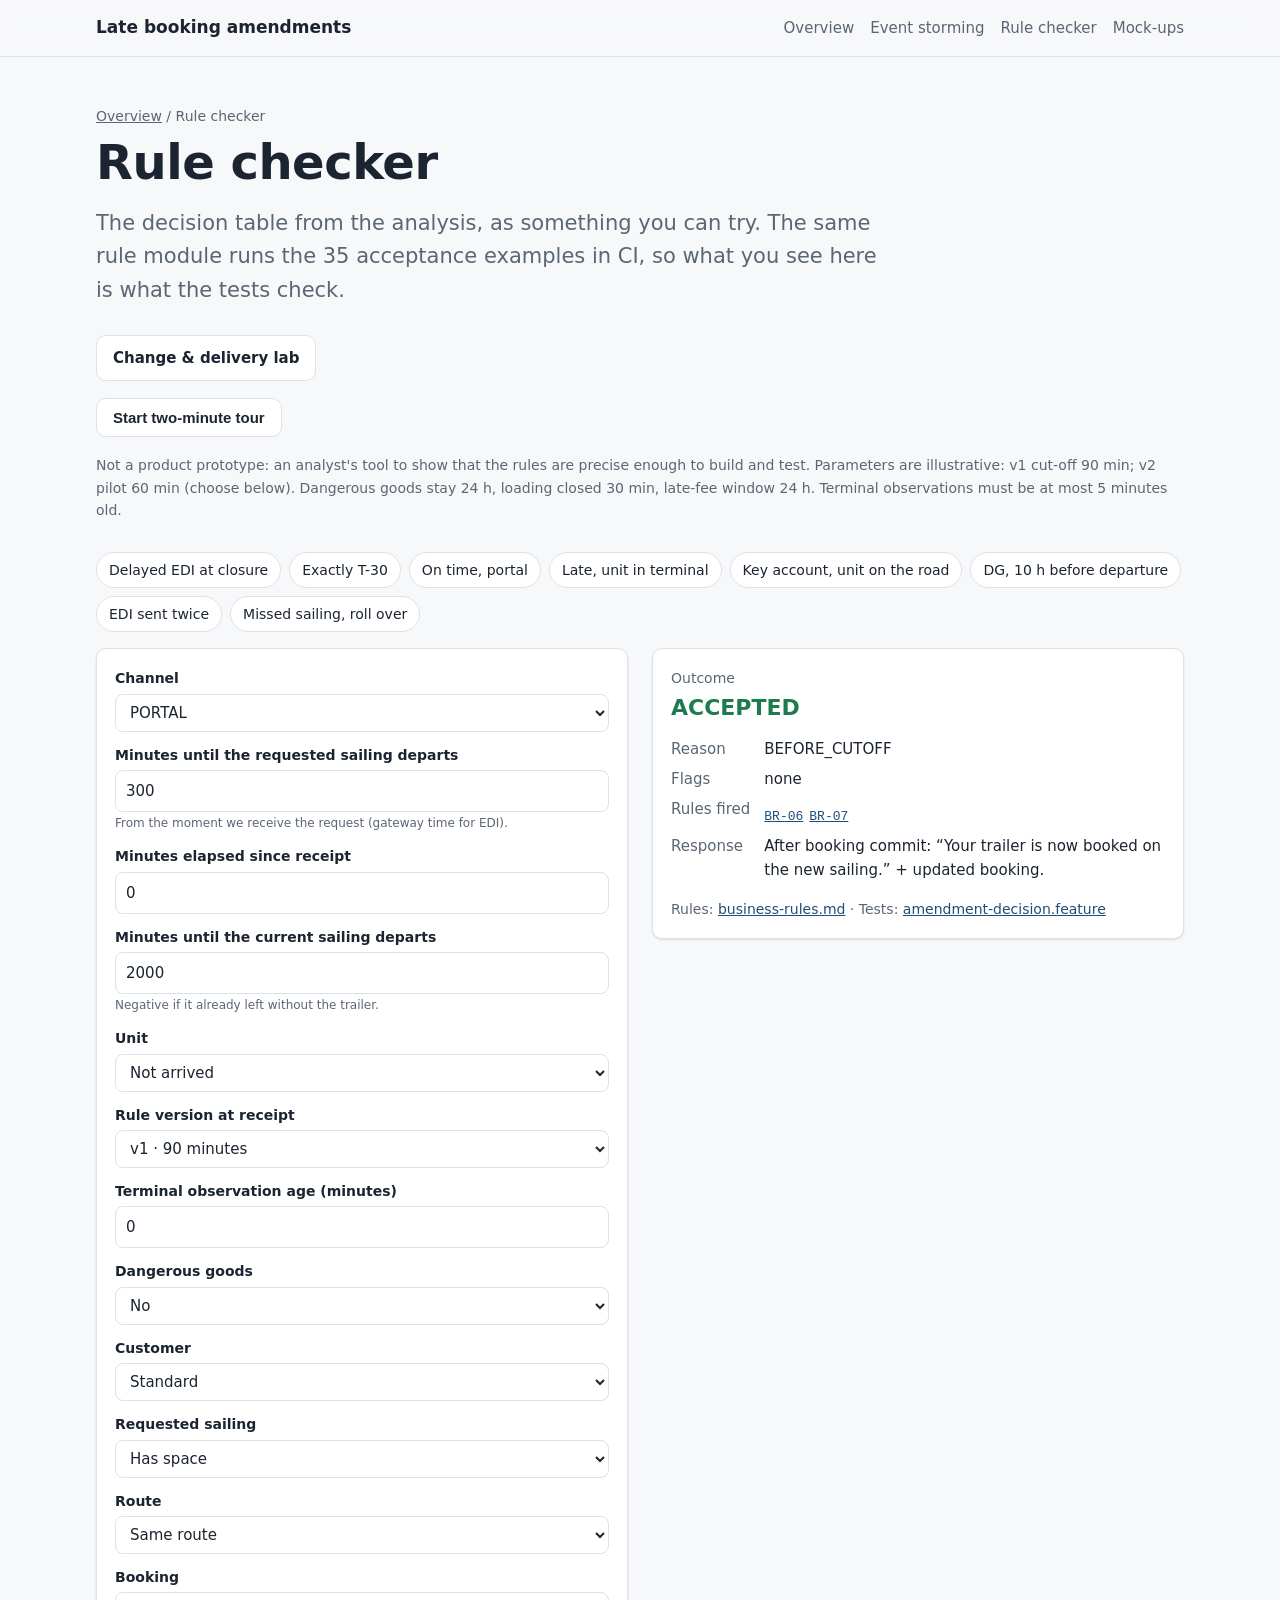
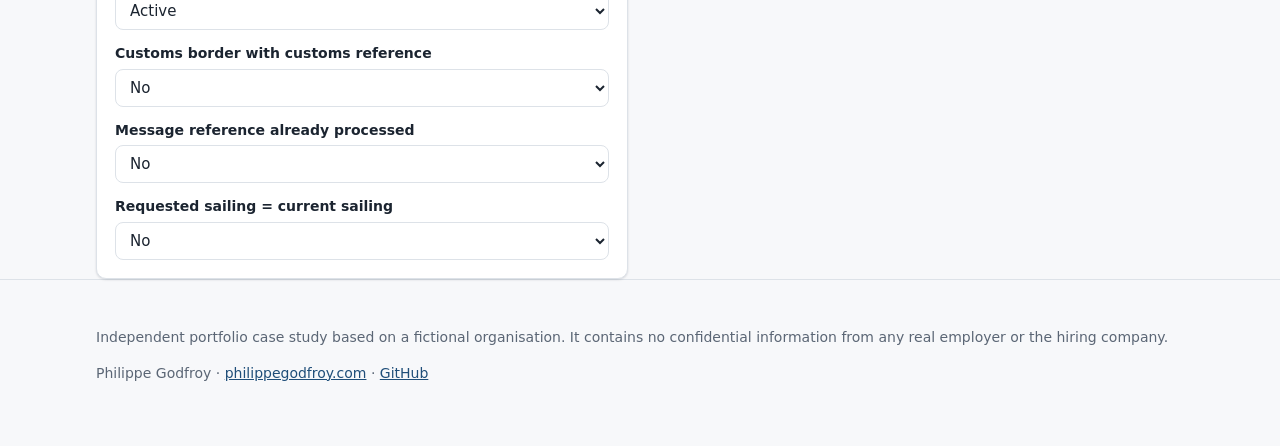
<file: site/checker/index.html>
<!doctype html>
<html lang="en">
<head>
  <meta charset="utf-8">
  <meta name="viewport" content="width=device-width, initial-scale=1">
  <title>Rule checker — Late booking amendments</title>
  <meta name="description" content="Try the sailing-change business rules of a fictional RoRo operator: outcome, reason, rules fired, flags and the response per channel.">
  <link rel="icon" href="../assets/favicon.svg" type="image/svg+xml">
  <link rel="stylesheet" href="../assets/style.css">
</head>
<body>
  <header class="site-header">
    <div class="wrap header-inner">
      <a class="brand" href="../">Late booking amendments</a>
      <nav aria-label="Sections">
        <a href="../">Overview</a>
        <a href="../event-storming/">Event storming</a>
        <a href="./" aria-current="page">Rule checker</a>
        <a href="../mockups/">Mock-ups</a>
      </nav>
    </div>
  </header>

  <main>
    <section class="sub-hero wrap">
      <p class="crumbs"><a href="../">Overview</a> / Rule checker</p>
      <h1>Rule checker</h1>
      <p class="lede">The decision table from the analysis, as something you can try. The same rule module runs the 35 acceptance examples in CI, so what you see here is what the tests check.</p>
      <p><a class="btn" href="../delivery-lab/">Change & delivery lab</a></p>
      <p><button class="btn" id="btn-tour" type="button">Start two-minute tour</button></p>
      <p class="small">Not a product prototype: an analyst's tool to show that the rules are precise enough to build and test. Parameters are illustrative: v1 cut-off 90 min; v2 pilot 60 min (choose below). Dangerous goods stay 24 h, loading closed 30 min, late-fee window 24 h. Terminal observations must be at most 5 minutes old.</p>
    </section>

    <section class="wrap" aria-label="Rule checker">
      <div class="presets" role="group" aria-label="Example situations">
        <button type="button" data-preset="delayed">Delayed EDI at closure</button>
          <button type="button" data-preset="boundary">Exactly T-30</button>
          <button type="button" data-preset="ontime">On time, portal</button>
        <button type="button" data-preset="late">Late, unit in terminal</button>
        <button type="button" data-preset="keyroad">Key account, unit on the road</button>
        <button type="button" data-preset="dg">DG, 10 h before departure</button>
        <button type="button" data-preset="dup">EDI sent twice</button>
        <button type="button" data-preset="missed">Missed sailing, roll over</button>
      </div>

      <div class="checker">
        <form id="f" class="card form-grid" aria-label="Request">
          <div class="field"><label for="channel">Channel</label>
            <select id="channel"><option>PORTAL</option><option>EDI</option><option>AGENT</option></select></div>
          <div class="field"><label for="minutesToTargetDeparture">Minutes until the requested sailing departs</label>
            <input id="minutesToTargetDeparture" type="number" step="1" value="300">
            <div class="hint">From the moment we receive the request (gateway time for EDI).</div></div>
          <div class="field"><label for="processingDelayMinutes">Minutes elapsed since receipt</label><input id="processingDelayMinutes" type="number" min="0" value="0"></div>
          <div class="field"><label for="minutesToCurrentDeparture">Minutes until the current sailing departs</label>
            <input id="minutesToCurrentDeparture" type="number" step="1" value="2000">
            <div class="hint">Negative if it already left without the trailer.</div></div>
          <div class="field"><label for="unitStatus">Unit</label>
            <select id="unitStatus"><option value="NOT_ARRIVED">Not arrived</option><option value="GATED_IN">Gated in (in the terminal)</option><option value="LOADED">Loaded</option><option value="UNKNOWN">Unknown — feed unavailable</option></select></div>
          <div class="field"><label for="ruleVersion">Rule version at receipt</label><select id="ruleVersion"><option value="v1">v1 · 90 minutes</option><option value="v2">v2 pilot · 60 minutes</option></select></div><div class="field"><label for="statusAgeMinutes">Terminal observation age (minutes)</label><input id="statusAgeMinutes" type="number" min="0" value="0"></div>
          <div class="field"><label for="dangerousGoods">Dangerous goods</label>
            <select id="dangerousGoods"><option value="no">No</option><option value="yes">Yes</option></select></div>
          <div class="field"><label for="customerTier">Customer</label>
            <select id="customerTier"><option value="STANDARD">Standard</option><option value="KEY_ACCOUNT">Key account</option></select></div>
          <div class="field"><label for="targetCapacity">Requested sailing</label>
            <select id="targetCapacity"><option value="AVAILABLE">Has space</option><option value="FULL">Full</option></select></div>
          <div class="field"><label for="sameRoute">Route</label>
            <select id="sameRoute"><option value="yes">Same route</option><option value="no">Different route</option></select></div>
          <div class="field"><label for="bookingStatus">Booking</label>
            <select id="bookingStatus"><option value="ACTIVE">Active</option><option value="CANCELLED">Cancelled</option></select></div>
          <div class="field"><label for="crossesCustomsBorder">Customs border with customs reference</label>
            <select id="crossesCustomsBorder"><option value="no">No</option><option value="yes">Yes</option></select></div>
          <div class="field"><label for="duplicateMessage">Message reference already processed</label>
            <select id="duplicateMessage"><option value="no">No</option><option value="yes">Yes</option></select></div>
          <div class="field"><label for="noEffectiveChange">Requested sailing = current sailing</label>
            <select id="noEffectiveChange"><option value="no">No</option><option value="yes">Yes</option></select></div>
        </form>

        <div class="card result" aria-live="polite">
          <p class="small">Outcome</p>
          <p id="outcome" class="outcome">—</p>
          <dl class="kv">
            <dt>Reason</dt><dd id="reason">—</dd>
            <dt>Flags</dt><dd id="flags">—</dd>
            <dt>Rules fired</dt><dd><ul id="rules" class="rule-list"></ul></dd>
            <dt>Response</dt><dd id="response">—</dd>
          </dl>
          <p class="small" style="margin-top:16px">Rules: <a href="https://github.com/phlppgdfry/shortsea-booking-functional-analysis/blob/main/docs/03-analysis/business-rules.md">business-rules.md</a> · Tests: <a href="https://github.com/phlppgdfry/shortsea-booking-functional-analysis/blob/main/docs/04-backlog/features/amendment-decision.feature">amendment-decision.feature</a></p>
        </div>
      </div>
    </section>
  </main>

  <footer class="site-footer">
    <div class="wrap">
      <p>Independent portfolio case study based on a fictional organisation. It contains no confidential information from any real employer or the hiring company.</p>
      <p>Philippe Godfroy · <a href="https://philippegodfroy.com">philippegodfroy.com</a> · <a href="https://github.com/phlppgdfry">GitHub</a></p>
    </div>
  </footer>

  <script type="module">
    import { createTour } from "../assets/tour.js";
    import { evaluate, channelResponse, RULE_VERSIONS } from "../assets/amendment-rules.mjs";

    const ids = ["ruleVersion", "statusAgeMinutes", "channel", "processingDelayMinutes", "minutesToTargetDeparture", "minutesToCurrentDeparture", "unitStatus", "dangerousGoods", "customerTier",
      "targetCapacity", "sameRoute", "bookingStatus", "crossesCustomsBorder", "duplicateMessage", "noEffectiveChange"];
    const el = (id) => document.getElementById(id);
    const yes = (id) => el(id).value === "yes";
    const rulesDoc = "https://github.com/phlppgdfry/shortsea-booking-functional-analysis/blob/main/docs/03-analysis/business-rules.md#rules";

    const defaults = { ruleVersion: "v1", statusAgeMinutes: 0, channel: "PORTAL", processingDelayMinutes: 0, minutesToTargetDeparture: 300, minutesToCurrentDeparture: 2000, unitStatus: "NOT_ARRIVED",
      dangerousGoods: "no", customerTier: "STANDARD", targetCapacity: "AVAILABLE", sameRoute: "yes", bookingStatus: "ACTIVE",
      crossesCustomsBorder: "no", duplicateMessage: "no", noEffectiveChange: "no" };
    const presets = {
      ontime: {},
      delayed: { channel: "EDI", minutesToTargetDeparture: 100, processingDelayMinutes: 70 },
      boundary: { minutesToTargetDeparture: 30, unitStatus: "GATED_IN" },
      late: { channel: "AGENT", minutesToTargetDeparture: 60, unitStatus: "GATED_IN" },
      keyroad: { customerTier: "KEY_ACCOUNT", minutesToTargetDeparture: 60 },
      dg: { channel: "AGENT", minutesToTargetDeparture: 600, unitStatus: "GATED_IN", dangerousGoods: "yes", customerTier: "KEY_ACCOUNT" },
      dup: { channel: "EDI", duplicateMessage: "yes" },
      missed: { channel: "EDI", minutesToTargetDeparture: 400, minutesToCurrentDeparture: -120, crossesCustomsBorder: "yes" },
    };

    function render() {
      const request = {
        channel: el("channel").value,
        processingDelayMinutes: Number(el("processingDelayMinutes").value),
        minutesToTargetDeparture: Number(el("minutesToTargetDeparture").value),
        minutesToCurrentDeparture: Number(el("minutesToCurrentDeparture").value),
        unitStatus: el("unitStatus").value,
        dangerousGoods: yes("dangerousGoods"),
        customerTier: el("customerTier").value,
        targetCapacity: el("targetCapacity").value,
        sameRoute: yes("sameRoute"),
        bookingStatus: el("bookingStatus").value,
        crossesCustomsBorder: yes("crossesCustomsBorder"),
        duplicateMessage: yes("duplicateMessage"),
        noEffectiveChange: yes("noEffectiveChange"),
      };
      request.statusAgeMinutes = Number(el("statusAgeMinutes").value);
      const r = evaluate(request, RULE_VERSIONS[el("ruleVersion").value]);
      el("outcome").textContent = r.outcome.replace("_", " ");
      el("outcome").className = "outcome " + r.outcome;
      el("reason").textContent = r.reason;
      el("flags").textContent = r.flags.length ? r.flags.join(", ") : "none";
      el("rules").replaceChildren(...r.rulesFired.map((id) => {
        const li = document.createElement("li"); const a = document.createElement("a");
        a.href = rulesDoc; a.textContent = id; li.append(a); return li;
      }));
      el("response").textContent = channelResponse(request.channel, r);
    }

    function apply(name) {
      const values = { ...defaults, ...presets[name] };
      for (const id of ids) el(id).value = values[id];
      render();
    }

    for (const id of ids) el(id).addEventListener("input", render);
    document.querySelectorAll("[data-preset]").forEach((b) => b.addEventListener("click", () => apply(b.dataset.preset)));
    apply("ontime");
    const tour = createTour([
      {text:"This fictional case uses one policy across portal, EDI and booking agents. The checker illustrates decisions, not a production booking system.",focus:"h1",before:()=>apply("ontime")},
      {text:"An on-time request passes the cut-off. Rules fired explain the accepted decision.",focus:"#outcome",before:()=>apply("ontime")},
      {text:"A late request for a gated-in trailer needs terminal approval. Key-account priority never overrides safety.",focus:"#outcome",before:()=>apply("late")},
      {text:"At exactly T-30 loading is closed. New changes are refused and pending approvals expire.",focus:"#reason",before:()=>apply("boundary")},
      {text:"EDI was received 100 minutes before departure, but waited 70 minutes. It is on time at receipt and closed at execution.",focus:"#processingDelayMinutes",before:()=>apply("delayed")},
      {text:"Applied means the booking commit succeeded. Delivery has a separate queued/retrying/failed/sent status. Real queues and transactions remain outside this checker.",focus:"#response",before:()=>apply("ontime")},
      {text:"The case includes 35 executable decision examples plus execution, contention and recovery checks. Actual integration, UAT and stakeholder validation remain planned. Open the rules and review decisions for the trade-offs.",focus:"#rules"}
    ]);
    el("btn-tour").addEventListener("click",()=>tour.start());
  </script>
</body>
</html>
</file>
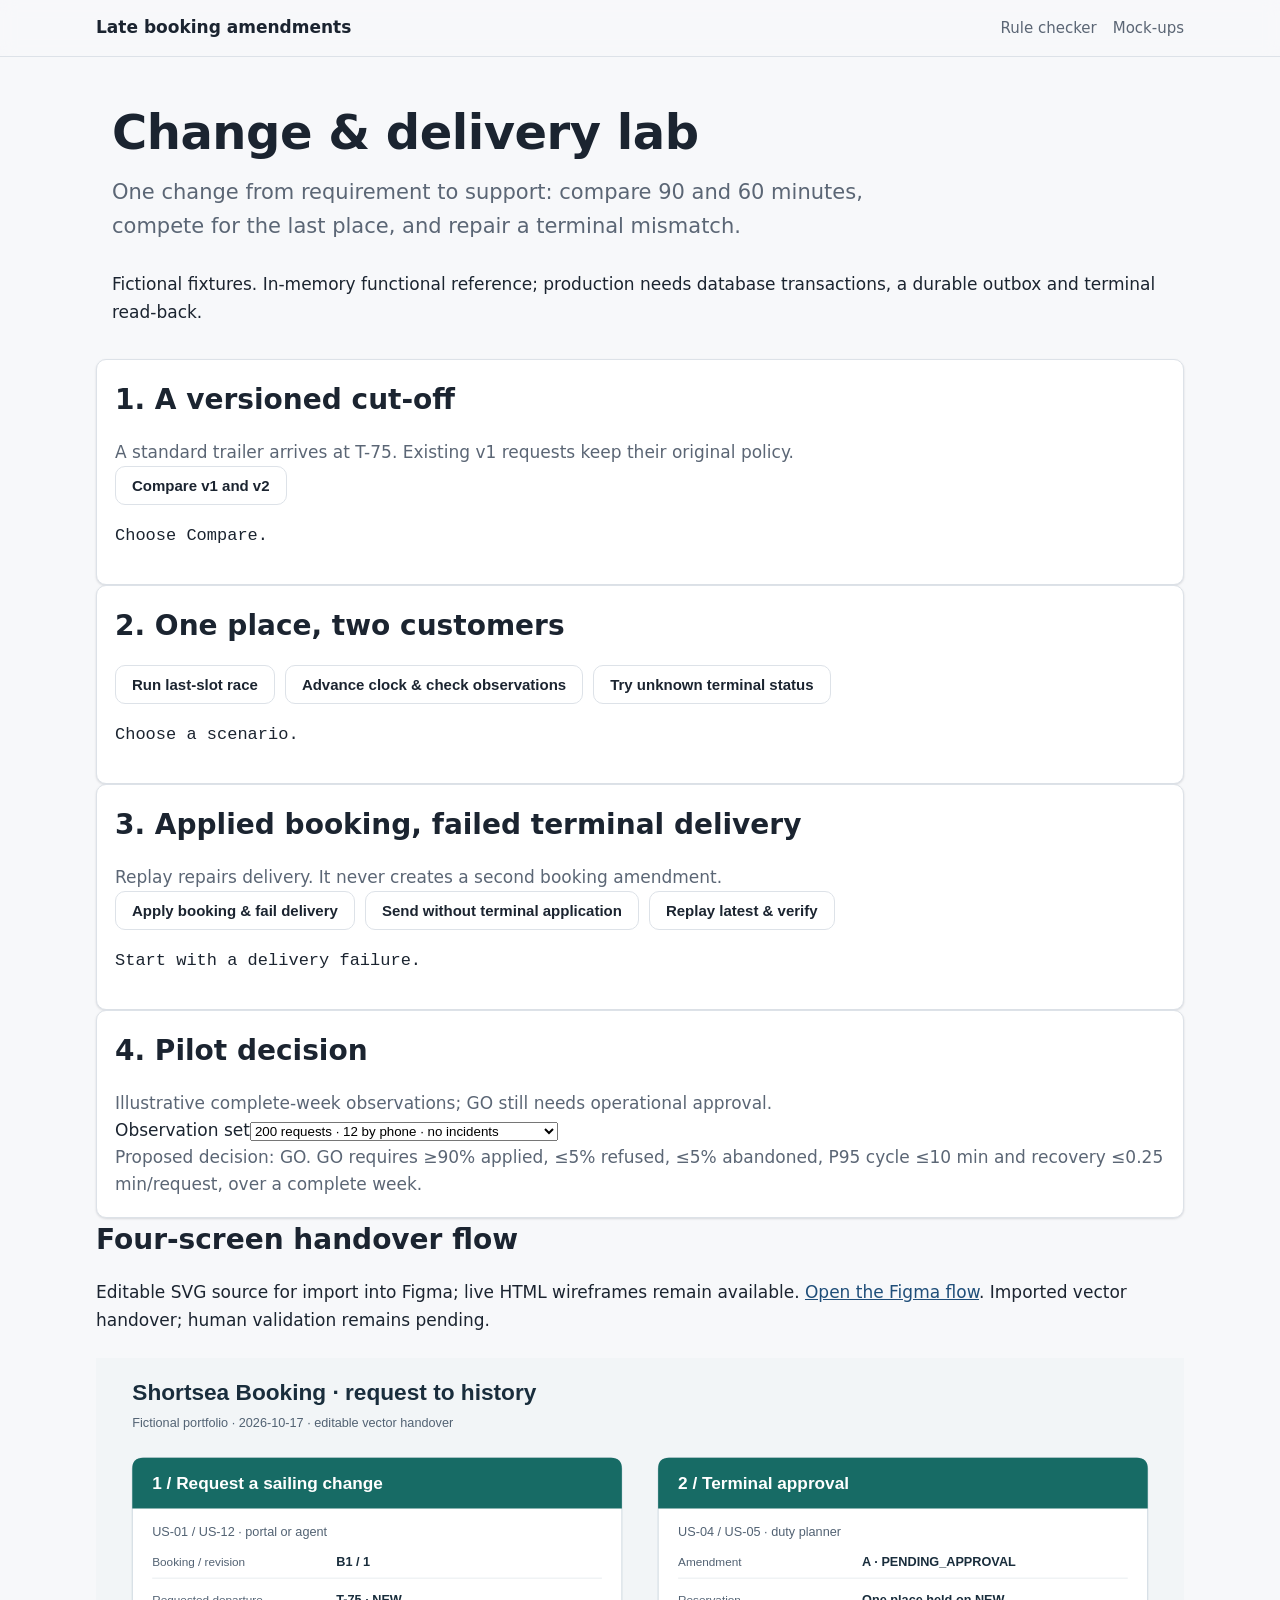
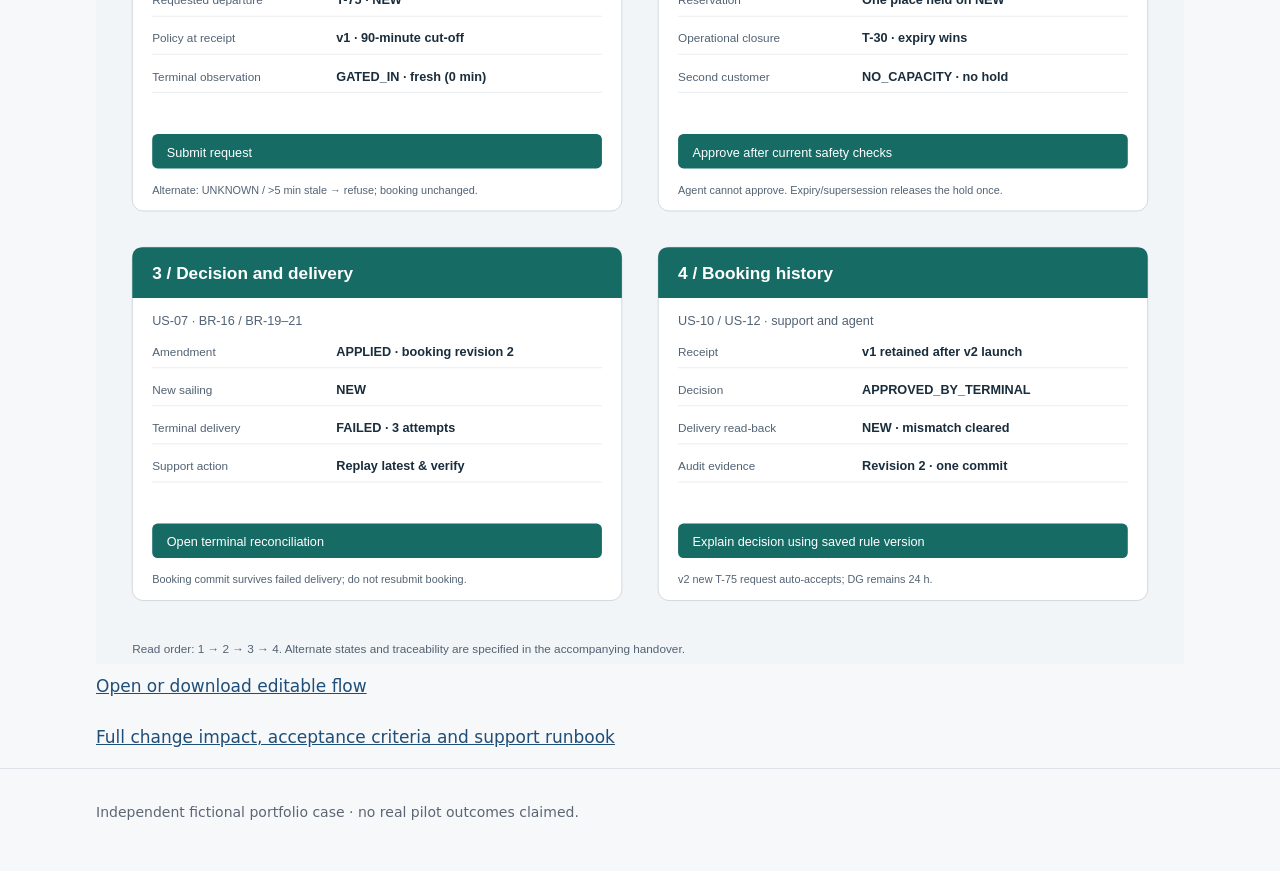
<file: site/delivery-lab/index.html>
<!doctype html><html lang="en"><head><meta charset="utf-8"><meta name="viewport" content="width=device-width,initial-scale=1"><title>Change & delivery lab — Shortsea Booking</title><link rel="stylesheet" href="../assets/style.css"><style>pre{white-space:pre-wrap;overflow-wrap:anywhere} .actions{display:flex;gap:10px;flex-wrap:wrap}figure{margin:24px 0}figure img{width:100%;height:auto}button:focus-visible,a:focus-visible{outline:3px solid #167c70;outline-offset:3px}</style></head><body><header class="site-header"><div class="wrap header-inner"><a class="brand" href="../">Late booking amendments</a><nav aria-label="Sections"><a href="../checker/">Rule checker</a><a href="../mockups/">Mock-ups</a></nav></div></header><main class="wrap"><section class="sub-hero"><h1>Change & delivery lab</h1><p class="lede">One change from requirement to support: compare 90 and 60 minutes, compete for the last place, and repair a terminal mismatch.</p><p>Fictional fixtures. In-memory functional reference; production needs database transactions, a durable outbox and terminal read-back.</p></section><section class="card"><h2>1. A versioned cut-off</h2><p>A standard trailer arrives at T-75. Existing v1 requests keep their original policy.</p><button class="btn" id="compare">Compare v1 and v2</button><pre id="versions" aria-live="polite">Choose Compare.</pre></section><section class="card"><h2>2. One place, two customers</h2><div class="actions"><button class="btn" id="race">Run last-slot race</button><button class="btn" id="aging">Advance clock & check observations</button><button class="btn" id="unknown">Try unknown terminal status</button></div><pre id="execution" aria-live="polite">Choose a scenario.</pre></section><section class="card"><h2>3. Applied booking, failed terminal delivery</h2><p>Replay repairs delivery. It never creates a second booking amendment.</p><div class="actions"><button class="btn" id="fail">Apply booking & fail delivery</button><button class="btn" id="not-applied">Send without terminal application</button><button class="btn" id="repair" disabled>Replay latest & verify</button></div><pre id="recovery" aria-live="polite">Start with a delivery failure.</pre></section><section class="card"><h2>4. Pilot decision</h2><p>Illustrative complete-week observations; GO still needs operational approval.</p><label for="pilot">Observation set</label><select id="pilot"><option value="go">200 requests · 12 by phone · no incidents</option><option value="adjust">200 requests · 20 by phone · no incidents</option><option value="extend">99 requests · no incidents</option><option value="refusal">200 requests · no calls · 180 refused</option><option value="incomplete">200 requests · incomplete measurement window</option><option value="stop">200 requests · 1 wrong sailing</option></select><p id="gate" role="status"></p></section><section><h2>Four-screen handover flow</h2><p>Editable SVG source for import into Figma; live HTML wireframes remain available. <a href="https://www.figma.com/design/W6hussB5UmQf2wwWEkeJnI?node-id=3-139">Open the Figma flow</a>. Imported vector handover; human validation remains pending.</p><figure><img src="../assets/design/booking-flow.svg" alt="Four screens: request, terminal approval, applied decision and booking history"><figcaption><a href="../assets/design/booking-flow.svg">Open or download editable flow</a></figcaption></figure><p><a href="https://github.com/phlppgdfry/shortsea-booking-functional-analysis/blob/main/docs/09-change/cr-01-cutoff-and-execution.md">Full change impact, acceptance criteria and support runbook</a></p></section></main><footer class="site-footer"><div class="wrap">Independent fictional portfolio case · no real pilot outcomes claimed.</div></footer><script type="module" src="../assets/delivery-lab.mjs"></script></body></html>
</file>
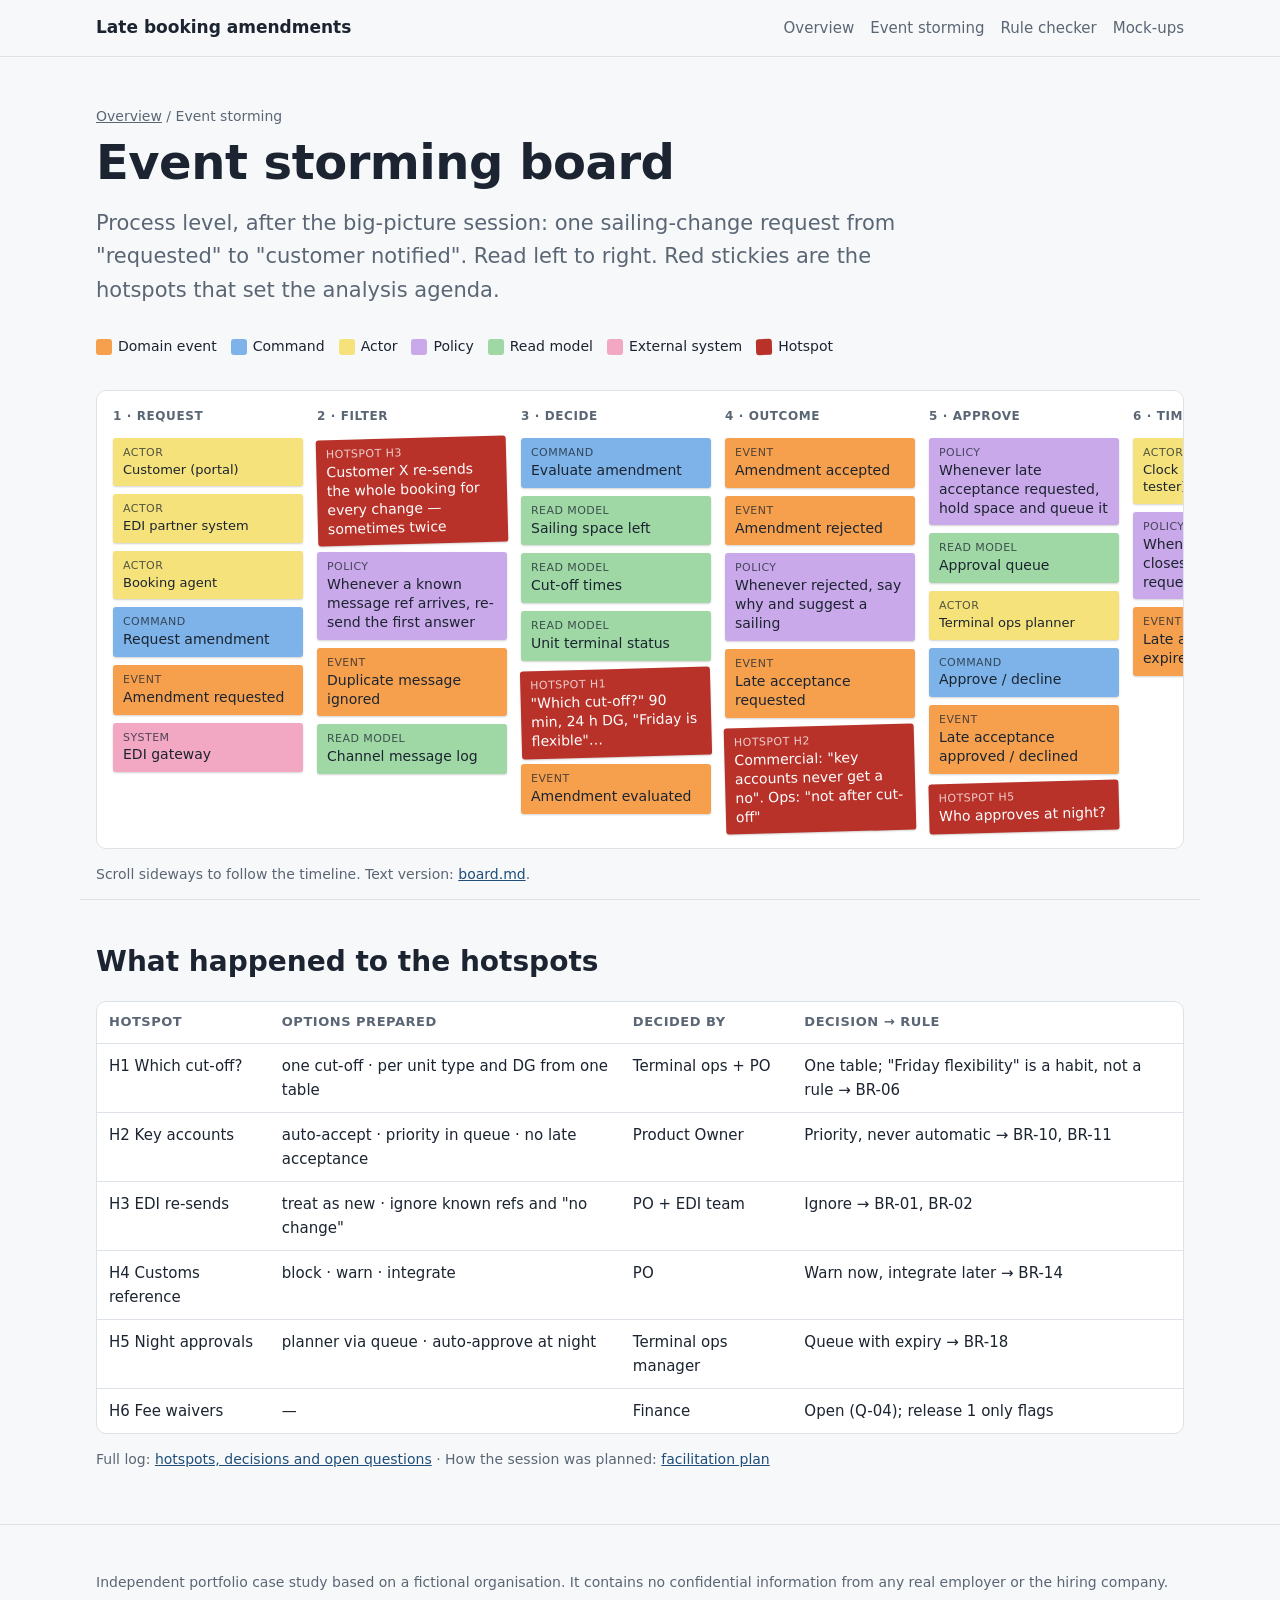
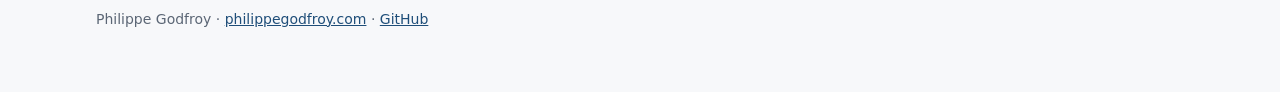
<file: site/event-storming/index.html>
<!doctype html>
<html lang="en">
<head>
  <meta charset="utf-8">
  <meta name="viewport" content="width=device-width, initial-scale=1">
  <title>Event storming board — Late booking amendments</title>
  <meta name="description" content="Process-level event storming of a sailing-change amendment at a fictional RoRo operator, with hotspots and the decisions they led to.">
  <link rel="icon" href="../assets/favicon.svg" type="image/svg+xml">
  <link rel="stylesheet" href="../assets/style.css">
</head>
<body>
  <header class="site-header">
    <div class="wrap header-inner">
      <a class="brand" href="../">Late booking amendments</a>
      <nav aria-label="Sections">
        <a href="../">Overview</a>
        <a href="./" aria-current="page">Event storming</a>
        <a href="../checker/">Rule checker</a>
        <a href="../mockups/">Mock-ups</a>
      </nav>
    </div>
  </header>

  <main>
    <section class="sub-hero wrap">
      <p class="crumbs"><a href="../">Overview</a> / Event storming</p>
      <h1>Event storming board</h1>
      <p class="lede">Process level, after the big-picture session: one sailing-change request from "requested" to "customer notified". Read left to right. Red stickies are the hotspots that set the analysis agenda.</p>
      <ul class="legend" aria-label="Legend">
        <li><span class="swatch s-event"></span>Domain event</li>
        <li><span class="swatch s-command"></span>Command</li>
        <li><span class="swatch s-actor"></span>Actor</li>
        <li><span class="swatch s-policy"></span>Policy</li>
        <li><span class="swatch s-read"></span>Read model</li>
        <li><span class="swatch s-system"></span>External system</li>
        <li><span class="swatch s-hot"></span>Hotspot</li>
      </ul>
    </section>

    <section class="wrap" aria-label="Board">
      <div class="board-scroll" tabindex="0" aria-label="Event storming timeline, scrolls horizontally">
        <div class="board">
          <div class="board-col">
            <h3>1 · Request</h3>
            <div class="sticky s-actor"><small>Actor</small>Customer (portal)</div>
            <div class="sticky s-actor"><small>Actor</small>EDI partner system</div>
            <div class="sticky s-actor"><small>Actor</small>Booking agent</div>
            <div class="sticky s-command"><small>Command</small>Request amendment</div>
            <div class="sticky s-event"><small>Event</small>Amendment requested</div>
            <div class="sticky s-system"><small>System</small>EDI gateway</div>
          </div>
          <div class="board-col">
            <h3>2 · Filter</h3>
            <div class="sticky s-hot"><small>Hotspot H3</small>Customer X re-sends the whole booking for every change — sometimes twice</div>
            <div class="sticky s-policy"><small>Policy</small>Whenever a known message ref arrives, re-send the first answer</div>
            <div class="sticky s-event"><small>Event</small>Duplicate message ignored</div>
            <div class="sticky s-read"><small>Read model</small>Channel message log</div>
          </div>
          <div class="board-col">
            <h3>3 · Decide</h3>
            <div class="sticky s-command"><small>Command</small>Evaluate amendment</div>
            <div class="sticky s-read"><small>Read model</small>Sailing space left</div>
            <div class="sticky s-read"><small>Read model</small>Cut-off times</div>
            <div class="sticky s-read"><small>Read model</small>Unit terminal status</div>
            <div class="sticky s-hot"><small>Hotspot H1</small>"Which cut-off?" 90 min, 24 h DG, "Friday is flexible"…</div>
            <div class="sticky s-event"><small>Event</small>Amendment evaluated</div>
          </div>
          <div class="board-col">
            <h3>4 · Outcome</h3>
            <div class="sticky s-event"><small>Event</small>Amendment accepted</div>
            <div class="sticky s-event"><small>Event</small>Amendment rejected</div>
            <div class="sticky s-policy"><small>Policy</small>Whenever rejected, say why and suggest a sailing</div>
            <div class="sticky s-event"><small>Event</small>Late acceptance requested</div>
            <div class="sticky s-hot"><small>Hotspot H2</small>Commercial: "key accounts never get a no". Ops: "not after cut-off"</div>
          </div>
          <div class="board-col">
            <h3>5 · Approve</h3>
            <div class="sticky s-policy"><small>Policy</small>Whenever late acceptance requested, hold space and queue it</div>
            <div class="sticky s-read"><small>Read model</small>Approval queue</div>
            <div class="sticky s-actor"><small>Actor</small>Terminal ops planner</div>
            <div class="sticky s-command"><small>Command</small>Approve / decline</div>
            <div class="sticky s-event"><small>Event</small>Late acceptance approved / declined</div>
            <div class="sticky s-hot"><small>Hotspot H5</small>Who approves at night?</div>
          </div>
          <div class="board-col">
            <h3>6 · Time passes</h3>
            <div class="sticky s-actor"><small>Actor</small>Clock (added by the tester)</div>
            <div class="sticky s-policy"><small>Policy</small>Whenever loading closes, expire pending requests</div>
            <div class="sticky s-event"><small>Event</small>Late acceptance expired</div>
          </div>
          <div class="board-col">
            <h3>7 · Apply</h3>
            <div class="sticky s-event"><small>Event</small>Booking moved to sailing</div>
            <div class="sticky s-policy"><small>Policy</small>Whenever a gated-in unit moves, notify the terminal</div>
            <div class="sticky s-system"><small>System</small>TOS (gate, loading list)</div>
            <div class="sticky s-event"><small>Event</small>Terminal notified</div>
          </div>
          <div class="board-col">
            <h3>8 · Consequences</h3>
            <div class="sticky s-event"><small>Event</small>Customs reference warning raised</div>
            <div class="sticky s-hot"><small>Hotspot H4</small>Customs reference is tied to the crossing</div>
            <div class="sticky s-event"><small>Event</small>Late fee flagged</div>
            <div class="sticky s-system"><small>System</small>ERP billing</div>
            <div class="sticky s-hot"><small>Hotspot H6</small>Who can waive the fee?</div>
          </div>
          <div class="board-col">
            <h3>9 · Inform</h3>
            <div class="sticky s-event"><small>Event</small>Customer notified</div>
            <div class="sticky s-system"><small>System</small>Portal · e-mail · EDI gateway</div>
          </div>
        </div>
      </div>
      <p class="small">Scroll sideways to follow the timeline. Text version: <a href="https://github.com/phlppgdfry/shortsea-booking-functional-analysis/blob/main/docs/02-event-storming/board.md">board.md</a>.</p>
    </section>

    <section class="wrap section">
      <h2>What happened to the hotspots</h2>
      <div class="table-wrap">
        <table>
          <thead><tr><th>Hotspot</th><th>Options prepared</th><th>Decided by</th><th>Decision → rule</th></tr></thead>
          <tbody>
            <tr><td>H1 Which cut-off?</td><td>one cut-off · per unit type and DG from one table</td><td>Terminal ops + PO</td><td>One table; "Friday flexibility" is a habit, not a rule → BR-06</td></tr>
            <tr><td>H2 Key accounts</td><td>auto-accept · priority in queue · no late acceptance</td><td>Product Owner</td><td>Priority, never automatic → BR-10, BR-11</td></tr>
            <tr><td>H3 EDI re-sends</td><td>treat as new · ignore known refs and "no change"</td><td>PO + EDI team</td><td>Ignore → BR-01, BR-02</td></tr>
            <tr><td>H4 Customs reference</td><td>block · warn · integrate</td><td>PO</td><td>Warn now, integrate later → BR-14</td></tr>
            <tr><td>H5 Night approvals</td><td>planner via queue · auto-approve at night</td><td>Terminal ops manager</td><td>Queue with expiry → BR-18</td></tr>
            <tr><td>H6 Fee waivers</td><td>—</td><td>Finance</td><td>Open (Q-04); release 1 only flags</td></tr>
          </tbody>
        </table>
      </div>
      <p class="small">Full log: <a href="https://github.com/phlppgdfry/shortsea-booking-functional-analysis/blob/main/docs/02-event-storming/outcomes.md">hotspots, decisions and open questions</a> · How the session was planned: <a href="https://github.com/phlppgdfry/shortsea-booking-functional-analysis/blob/main/docs/02-event-storming/facilitation-plan.md">facilitation plan</a></p>
    </section>
  </main>

  <footer class="site-footer">
    <div class="wrap">
      <p>Independent portfolio case study based on a fictional organisation. It contains no confidential information from any real employer or the hiring company.</p>
      <p>Philippe Godfroy · <a href="https://philippegodfroy.com">philippegodfroy.com</a> · <a href="https://github.com/phlppgdfry">GitHub</a></p>
    </div>
  </footer>
</body>
</html>
</file>
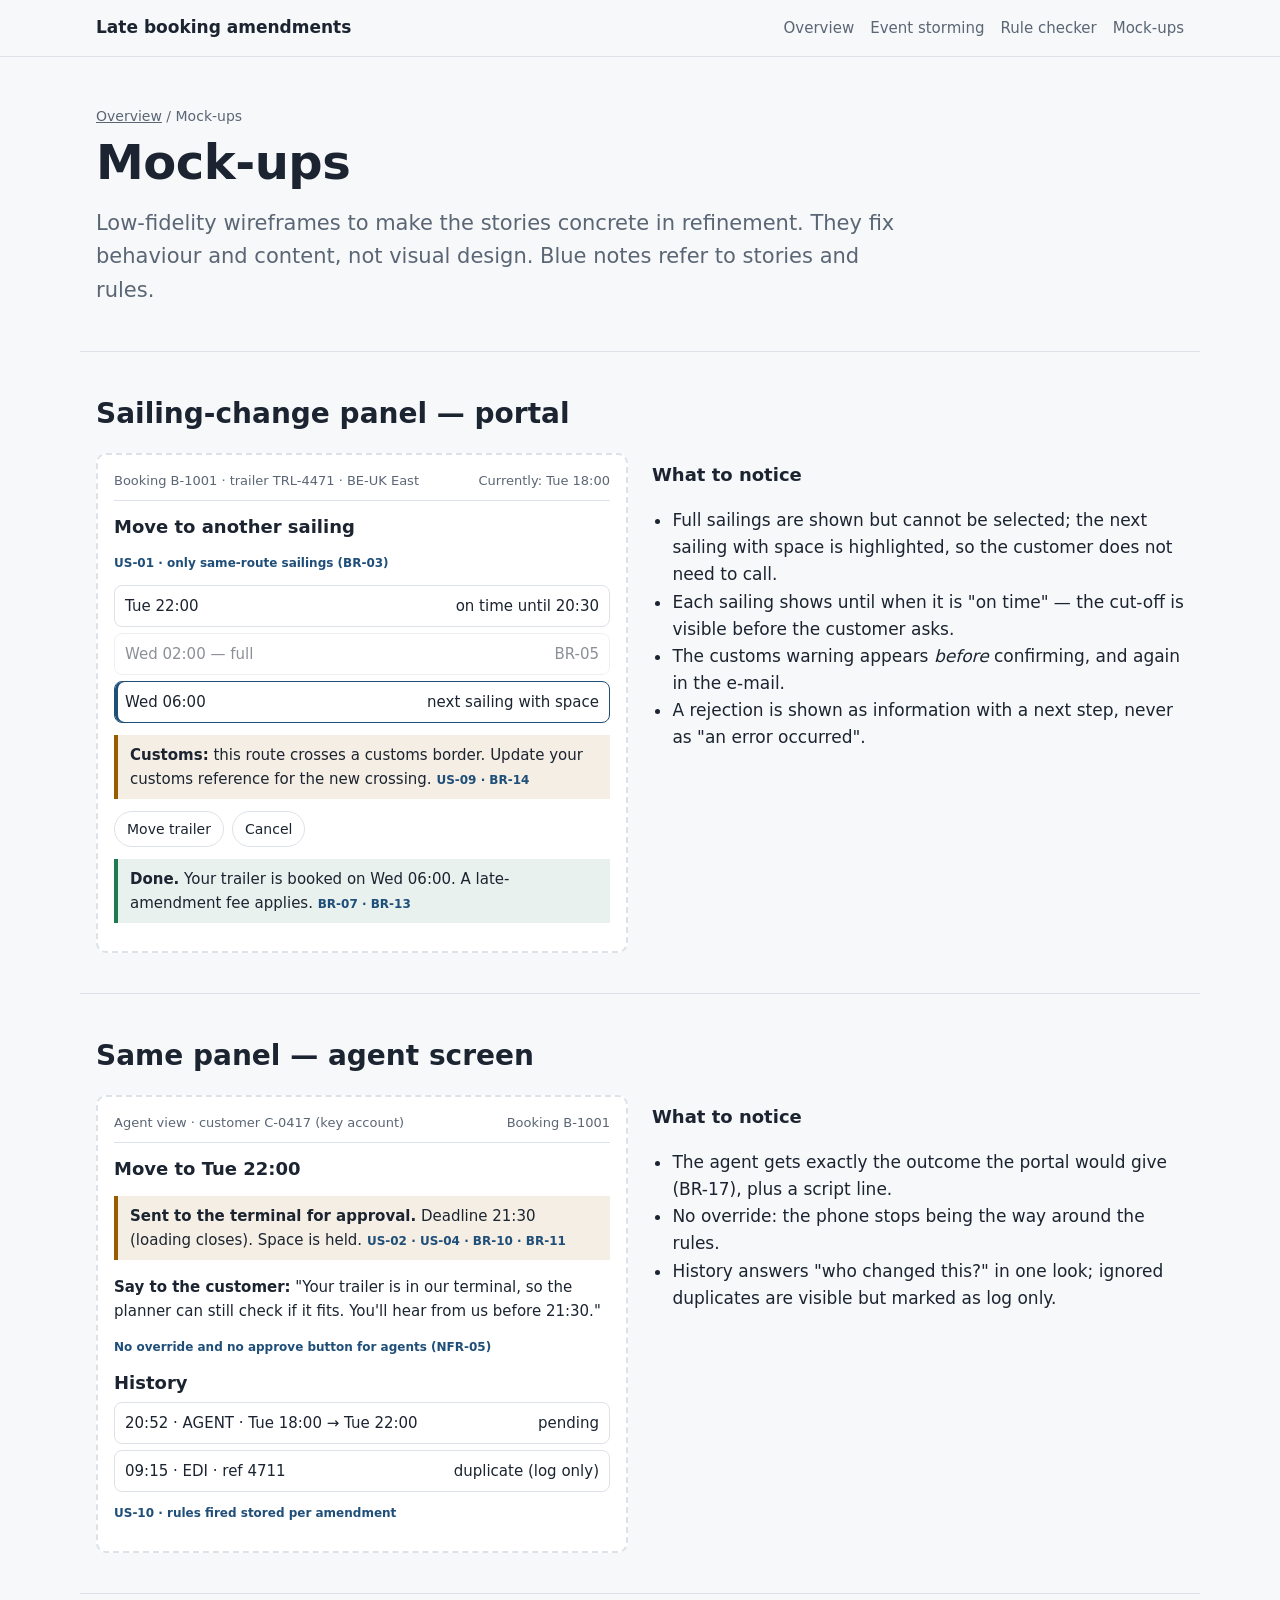
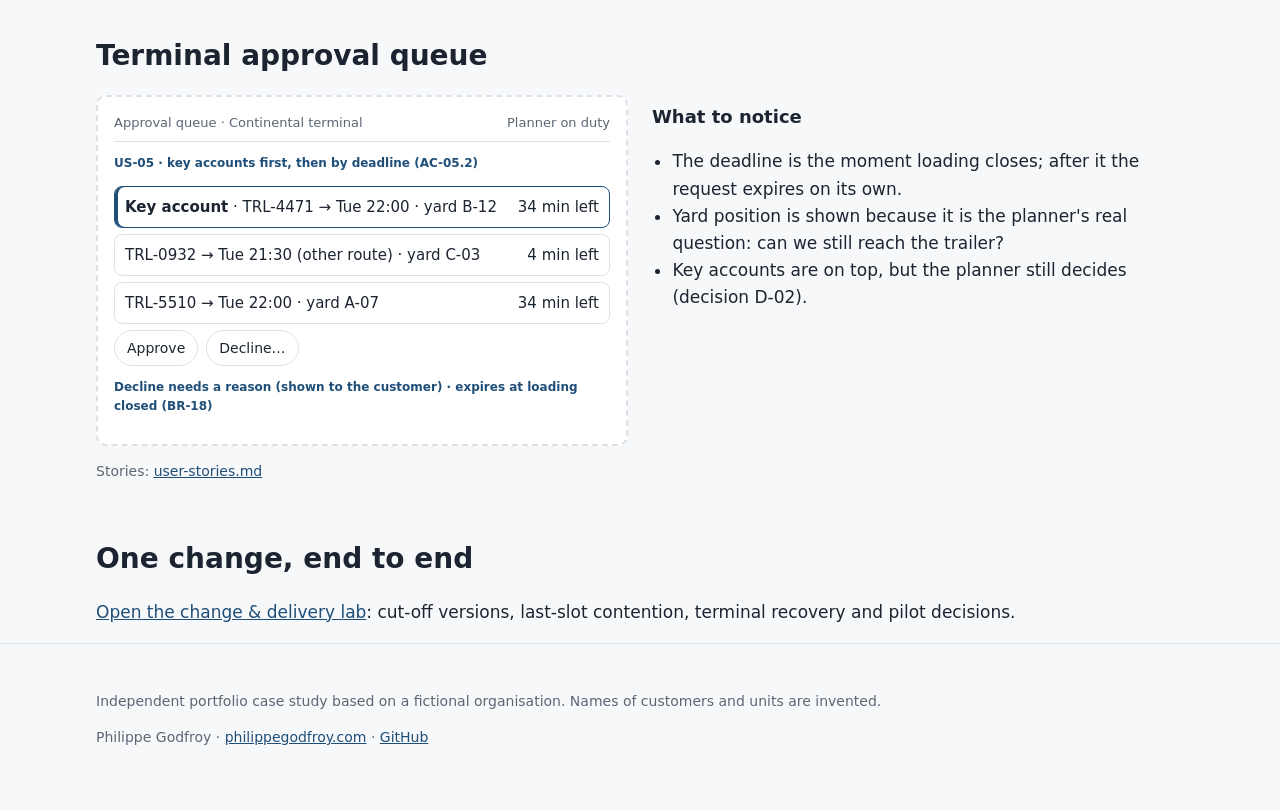
<file: site/mockups/index.html>
<!doctype html>
<html lang="en">
<head>
  <meta charset="utf-8">
  <meta name="viewport" content="width=device-width, initial-scale=1">
  <title>Mock-ups — Late booking amendments</title>
  <meta name="description" content="Low-fidelity mock-ups of the sailing-change panel and the terminal approval queue, linked to user stories.">
  <link rel="icon" href="../assets/favicon.svg" type="image/svg+xml">
  <link rel="stylesheet" href="../assets/style.css">
</head>
<body>
  <header class="site-header">
    <div class="wrap header-inner">
      <a class="brand" href="../">Late booking amendments</a>
      <nav aria-label="Sections">
        <a href="../">Overview</a>
        <a href="../event-storming/">Event storming</a>
        <a href="../checker/">Rule checker</a>
        <a href="./" aria-current="page">Mock-ups</a>
      </nav>
    </div>
  </header>

  <main>
    <section class="sub-hero wrap">
      <p class="crumbs"><a href="../">Overview</a> / Mock-ups</p>
      <h1>Mock-ups</h1>
      <p class="lede">Low-fidelity wireframes to make the stories concrete in refinement. They fix behaviour and content, not visual design. Blue notes refer to stories and rules.</p>
    </section>

    <section class="wrap section">
      <h2>Sailing-change panel — portal</h2>
      <div class="two-col">
        <div class="wf" aria-label="Wireframe: portal sailing-change panel">
          <div class="bar"><span>Booking B-1001 · trailer TRL-4471 · BE-UK East</span><span>Currently: Tue 18:00</span></div>
          <h3>Move to another sailing</h3>
          <p class="anno">US-01 · only same-route sailings (BR-03)</p>
          <div class="opt"><span>Tue 22:00</span><span>on time until 20:30</span></div>
          <div class="opt off"><span>Wed 02:00 — full</span><span>BR-05</span></div>
          <div class="opt sel"><span>Wed 06:00</span><span>next sailing with space</span></div>
          <div class="msg"><strong>Customs:</strong> this route crosses a customs border. Update your customs reference for the new crossing. <span class="anno">US-09 · BR-14</span></div>
          <div class="row-actions"><button type="button">Move trailer</button><button type="button">Cancel</button></div>
          <div class="msg ok"><strong>Done.</strong> Your trailer is booked on Wed 06:00. A late-amendment fee applies. <span class="anno">BR-07 · BR-13</span></div>
        </div>
        <div>
          <h3>What to notice</h3>
          <ul class="checklist">
            <li>Full sailings are shown but cannot be selected; the next sailing with space is highlighted, so the customer does not need to call.</li>
            <li>Each sailing shows until when it is "on time" — the cut-off is visible before the customer asks.</li>
            <li>The customs warning appears <em>before</em> confirming, and again in the e-mail.</li>
            <li>A rejection is shown as information with a next step, never as "an error occurred".</li>
          </ul>
        </div>
      </div>
    </section>

    <section class="wrap section">
      <h2>Same panel — agent screen</h2>
      <div class="two-col">
        <div class="wf" aria-label="Wireframe: agent screen with pending outcome">
          <div class="bar"><span>Agent view · customer C-0417 (key account)</span><span>Booking B-1001</span></div>
          <h3>Move to Tue 22:00</h3>
          <div class="msg"><strong>Sent to the terminal for approval.</strong> Deadline 21:30 (loading closes). Space is held. <span class="anno">US-02 · US-04 · BR-10 · BR-11</span></div>
          <p><strong>Say to the customer:</strong> "Your trailer is in our terminal, so the planner can still check if it fits. You'll hear from us before 21:30."</p>
          <p class="anno">No override and no approve button for agents (NFR-05)</p>
          <h3>History</h3>
          <div class="opt"><span>20:52 · AGENT · Tue 18:00 → Tue 22:00</span><span>pending</span></div>
          <div class="opt"><span>09:15 · EDI · ref 4711</span><span>duplicate (log only)</span></div>
          <p class="anno">US-10 · rules fired stored per amendment</p>
        </div>
        <div>
          <h3>What to notice</h3>
          <ul class="checklist">
            <li>The agent gets exactly the outcome the portal would give (BR-17), plus a script line.</li>
            <li>No override: the phone stops being the way around the rules.</li>
            <li>History answers "who changed this?" in one look; ignored duplicates are visible but marked as log only.</li>
          </ul>
        </div>
      </div>
    </section>

    <section class="wrap section">
      <h2>Terminal approval queue</h2>
      <div class="two-col">
        <div class="wf" aria-label="Wireframe: terminal approval queue">
          <div class="bar"><span>Approval queue · Continental terminal</span><span>Planner on duty</span></div>
          <p class="anno">US-05 · key accounts first, then by deadline (AC-05.2)</p>
          <div class="opt sel"><span><strong>Key account</strong> · TRL-4471 → Tue 22:00 · yard B-12</span><span>34 min left</span></div>
          <div class="opt"><span>TRL-0932 → Tue 21:30 (other route) · yard C-03</span><span>4 min left</span></div>
          <div class="opt"><span>TRL-5510 → Tue 22:00 · yard A-07</span><span>34 min left</span></div>
          <div class="row-actions"><button type="button">Approve</button><button type="button">Decline…</button></div>
          <p class="anno">Decline needs a reason (shown to the customer) · expires at loading closed (BR-18)</p>
        </div>
        <div>
          <h3>What to notice</h3>
          <ul class="checklist">
            <li>The deadline is the moment loading closes; after it the request expires on its own.</li>
            <li>Yard position is shown because it is the planner's real question: can we still reach the trailer?</li>
            <li>Key accounts are on top, but the planner still decides (decision D-02).</li>
          </ul>
        </div>
      </div>
      <p class="small">Stories: <a href="https://github.com/phlppgdfry/shortsea-booking-functional-analysis/blob/main/docs/04-backlog/user-stories.md">user-stories.md</a></p>
    </section>
  <section class="wrap"><h2>One change, end to end</h2><p><a href="../delivery-lab/">Open the change & delivery lab</a>: cut-off versions, last-slot contention, terminal recovery and pilot decisions.</p></section></main>

  <footer class="site-footer">
    <div class="wrap">
      <p>Independent portfolio case study based on a fictional organisation. Names of customers and units are invented.</p>
      <p>Philippe Godfroy · <a href="https://philippegodfroy.com">philippegodfroy.com</a> · <a href="https://github.com/phlppgdfry">GitHub</a></p>
    </div>
  </footer>
</body>
</html>
</file>
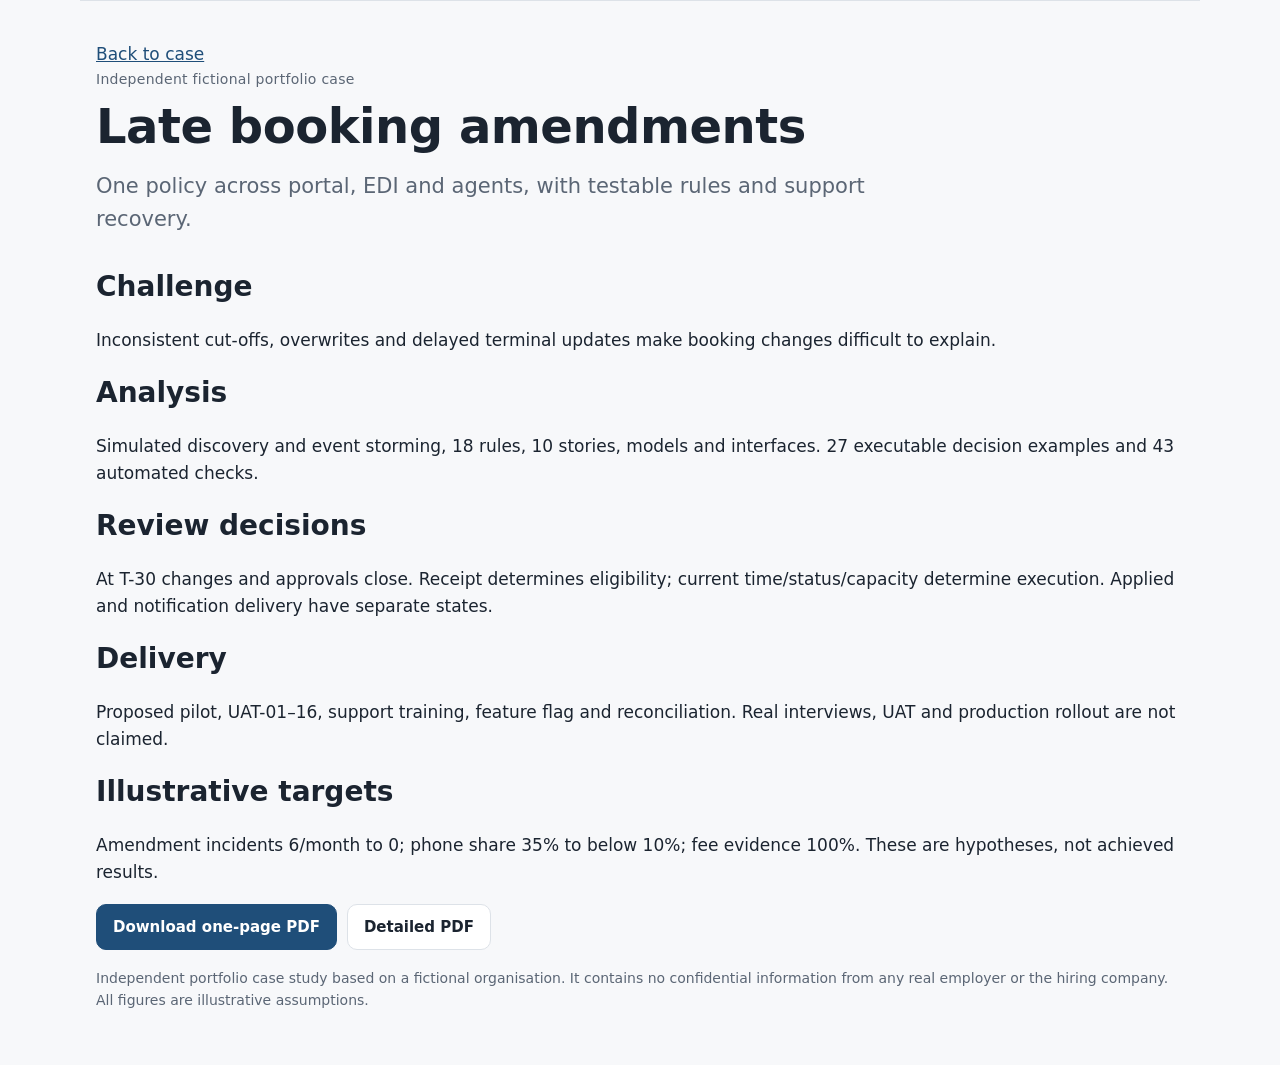
<file: site/one-pager/index.html>
<!doctype html><html lang="en"><head><meta charset="utf-8"><meta name="viewport" content="width=device-width, initial-scale=1"><link rel="icon" href="../assets/favicon.svg" type="image/svg+xml"><title>One-page summary — Late booking amendments</title><link rel="stylesheet" href="../assets/style.css"><style>@media print {nav,.cta-row{display:none} .section{padding:12px 0} body{background:white;color:#162C3B}}</style></head><body><main class="wrap section"><nav><a href="../">Back to case</a></nav><p class="eyebrow">Independent fictional portfolio case</p><h1>Late booking amendments</h1><p class="lede">One policy across portal, EDI and agents, with testable rules and support recovery.</p><h2>Challenge</h2><p>Inconsistent cut-offs, overwrites and delayed terminal updates make booking changes difficult to explain.</p><h2>Analysis</h2><p>Simulated discovery and event storming, 18 rules, 10 stories, models and interfaces. 27 executable decision examples and 43 automated checks.</p><h2>Review decisions</h2><p>At T-30 changes and approvals close. Receipt determines eligibility; current time/status/capacity determine execution. Applied and notification delivery have separate states.</p><h2>Delivery</h2><p>Proposed pilot, UAT-01–16, support training, feature flag and reconciliation. Real interviews, UAT and production rollout are not claimed.</p><h2>Illustrative targets</h2><p>Amendment incidents 6/month to 0; phone share 35% to below 10%; fee evidence 100%. These are hypotheses, not achieved results.</p><p class="cta-row"><a class="btn primary" href="../downloads/one-pager.pdf">Download one-page PDF</a><a class="btn" href="../downloads/case-study.pdf">Detailed PDF</a></p><footer><p class="small">Independent portfolio case study based on a fictional organisation. It contains no confidential information from any real employer or the hiring company. All figures are illustrative assumptions.</p></footer></main></body></html>
</file>
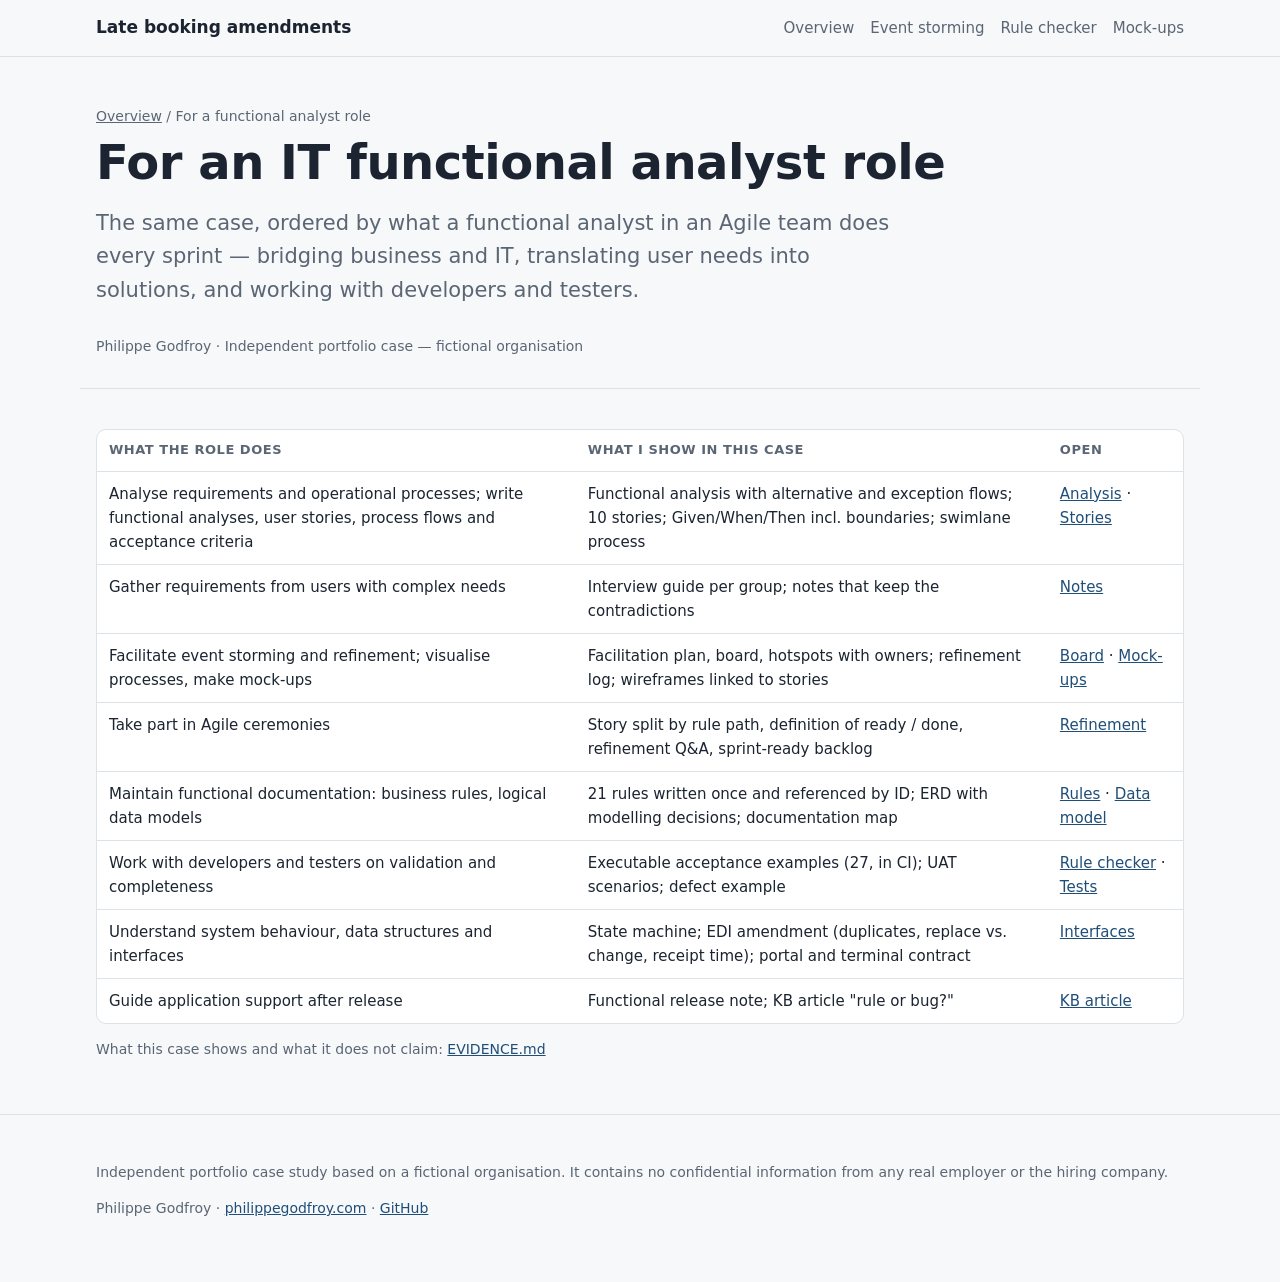
<file: site/for/functional-analyst/index.html>
<!doctype html>
<html lang="en">
<head>
  <meta charset="utf-8">
  <meta name="viewport" content="width=device-width, initial-scale=1">
  <title>For a functional analyst role — Late booking amendments</title>
  <meta name="description" content="The case ordered by what an IT functional analyst in an Agile logistics team does, with the evidence for each.">
  <link rel="icon" href="../../assets/favicon.svg" type="image/svg+xml">
  <link rel="stylesheet" href="../../assets/style.css">
</head>
<body>
  <header class="site-header">
    <div class="wrap header-inner">
      <a class="brand" href="../../">Late booking amendments</a>
      <nav aria-label="Sections">
        <a href="../../">Overview</a>
        <a href="../../event-storming/">Event storming</a>
        <a href="../../checker/">Rule checker</a>
        <a href="../../mockups/">Mock-ups</a>
      </nav>
    </div>
  </header>

  <main>
    <section class="sub-hero wrap">
      <p class="crumbs"><a href="../../">Overview</a> / For a functional analyst role</p>
      <h1>For an IT functional analyst role</h1>
      <p class="lede">The same case, ordered by what a functional analyst in an Agile team does every sprint — bridging business and IT, translating user needs into solutions, and working with developers and testers.</p>
      <p class="small">Philippe Godfroy · Independent portfolio case — fictional organisation</p>
    </section>

    <section class="wrap section">
      <div class="table-wrap">
        <table>
          <thead><tr><th>What the role does</th><th>What I show in this case</th><th>Open</th></tr></thead>
          <tbody>
            <tr><td>Analyse requirements and operational processes; write functional analyses, user stories, process flows and acceptance criteria</td><td>Functional analysis with alternative and exception flows; 10 stories; Given/When/Then incl. boundaries; swimlane process</td><td><a href="https://github.com/phlppgdfry/shortsea-booking-functional-analysis/blob/main/docs/03-analysis/functional-analysis.md">Analysis</a> · <a href="https://github.com/phlppgdfry/shortsea-booking-functional-analysis/blob/main/docs/04-backlog/user-stories.md">Stories</a></td></tr>
            <tr><td>Gather requirements from users with complex needs</td><td>Interview guide per group; notes that keep the contradictions</td><td><a href="https://github.com/phlppgdfry/shortsea-booking-functional-analysis/blob/main/docs/01-discovery/interview-notes.md">Notes</a></td></tr>
            <tr><td>Facilitate event storming and refinement; visualise processes, make mock-ups</td><td>Facilitation plan, board, hotspots with owners; refinement log; wireframes linked to stories</td><td><a href="../../event-storming/">Board</a> · <a href="../../mockups/">Mock-ups</a></td></tr>
            <tr><td>Take part in Agile ceremonies</td><td>Story split by rule path, definition of ready / done, refinement Q&amp;A, sprint-ready backlog</td><td><a href="https://github.com/phlppgdfry/shortsea-booking-functional-analysis/blob/main/docs/07-delivery/refinement-log.md">Refinement</a></td></tr>
            <tr><td>Maintain functional documentation: business rules, logical data models</td><td>21 rules written once and referenced by ID; ERD with modelling decisions; documentation map</td><td><a href="https://github.com/phlppgdfry/shortsea-booking-functional-analysis/blob/main/docs/03-analysis/business-rules.md">Rules</a> · <a href="https://github.com/phlppgdfry/shortsea-booking-functional-analysis/blob/main/docs/05-models/logical-data-model.md">Data model</a></td></tr>
            <tr><td>Work with developers and testers on validation and completeness</td><td>Executable acceptance examples (27, in CI); UAT scenarios; defect example</td><td><a href="../../checker/">Rule checker</a> · <a href="https://github.com/phlppgdfry/shortsea-booking-functional-analysis/blob/main/docs/07-delivery/test-scenarios.md">Tests</a></td></tr>
            <tr><td>Understand system behaviour, data structures and interfaces</td><td>State machine; EDI amendment (duplicates, replace vs. change, receipt time); portal and terminal contract</td><td><a href="https://github.com/phlppgdfry/shortsea-booking-functional-analysis/blob/main/docs/06-interfaces/edi-amendment.md">Interfaces</a></td></tr>
            <tr><td>Guide application support after release</td><td>Functional release note; KB article "rule or bug?"</td><td><a href="https://github.com/phlppgdfry/shortsea-booking-functional-analysis/blob/main/docs/08-handover/kb-article.md">KB article</a></td></tr>
          </tbody>
        </table>
      </div>
      <p class="small">What this case shows and what it does not claim: <a href="https://github.com/phlppgdfry/shortsea-booking-functional-analysis/blob/main/EVIDENCE.md">EVIDENCE.md</a></p>
    </section>
  </main>

  <footer class="site-footer">
    <div class="wrap">
      <p>Independent portfolio case study based on a fictional organisation. It contains no confidential information from any real employer or the hiring company.</p>
      <p>Philippe Godfroy · <a href="https://philippegodfroy.com">philippegodfroy.com</a> · <a href="https://github.com/phlppgdfry">GitHub</a></p>
    </div>
  </footer>
</body>
</html>
</file>
<file: site/assets/style.css>
/* Case-site design system: neutral, enterprise, one accent. Change tokens, not components. */
:root {
  --font: ui-sans-serif, system-ui, -apple-system, "Segoe UI", Roboto, "Helvetica Neue", Arial, sans-serif;
  --mono: ui-monospace, "SF Mono", Menlo, Consolas, monospace;
  --bg: #f7f8fa;
  --surface: #ffffff;
  --text: #1b2430;
  --muted: #5b6675;
  --border: #dde2e8;
  --accent: #1f4e79;
  --accent-contrast: #ffffff;
  --ok: #1e7b4f;
  --warn: #9a5b00;
  --risk: #a3312a;
  --radius: 10px;
  --shadow: 0 1px 2px rgb(16 24 40 / 6%), 0 1px 3px rgb(16 24 40 / 8%);
  --wrap: 1120px;
  --gutter: 16px;
}
@media (prefers-color-scheme: dark) {
  :root {
    --bg: #0f141a;
    --surface: #161d25;
    --text: #e6eaef;
    --muted: #9aa5b1;
    --border: #2a3440;
    --accent: #7fb2e5;
    --accent-contrast: #0f141a;
    --ok: #5cc28f;
    --warn: #e0a84a;
    --risk: #ef8a82;
    --shadow: none;
  }
}

*, *::before, *::after { box-sizing: border-box; }
html { scroll-behavior: smooth; }
body { margin: 0; font-family: var(--font); background: var(--bg); color: var(--text); line-height: 1.6; font-size: 17px; }
a { color: var(--accent); }
a:focus-visible, .btn:focus-visible { outline: 3px solid var(--accent); outline-offset: 2px; }
img, svg { max-width: 100%; height: auto; }

.wrap { max-width: var(--wrap); margin: 0 auto; padding: 0 var(--gutter); }
.measure { max-width: 68ch; }

.site-header { position: sticky; top: 0; z-index: 10; background: color-mix(in srgb, var(--bg) 88%, transparent); backdrop-filter: blur(8px); border-bottom: 1px solid var(--border); }
.header-inner { display: flex; align-items: center; justify-content: space-between; gap: 16px; min-height: 56px; flex-wrap: wrap; }
.brand { font-weight: 700; text-decoration: none; color: var(--text); }
.site-header nav { display: flex; gap: 16px; flex-wrap: wrap; }
.site-header nav a { color: var(--muted); text-decoration: none; font-size: 15px; }
.site-header nav a:hover { color: var(--text); }

.hero { padding: 72px var(--gutter) 40px; }
.eyebrow { color: var(--muted); font-size: 14px; letter-spacing: .02em; margin: 0 0 8px; }
h1 { font-size: clamp(30px, 5vw, 48px); line-height: 1.15; margin: 0 0 16px; letter-spacing: -0.01em; }
h2 { font-size: clamp(22px, 3vw, 28px); margin: 0 0 16px; }
h3 { font-size: 18px; margin: 8px 0 4px; }
.lede { font-size: clamp(18px, 2.4vw, 21px); color: var(--muted); max-width: 60ch; margin: 0 0 28px; }

.cta-row { display: flex; flex-wrap: wrap; gap: 10px; }
.btn { display: inline-block; padding: 10px 16px; border-radius: var(--radius); border: 1px solid var(--border); background: var(--surface); color: var(--text); text-decoration: none; font-weight: 600; font-size: 15px; }
.btn.primary { background: var(--accent); color: var(--accent-contrast); border-color: var(--accent); }

.section { padding: 40px var(--gutter); border-top: 1px solid var(--border); }

.grid { display: grid; gap: 16px; }
.cards-3 { grid-template-columns: repeat(auto-fit, minmax(220px, 1fr)); }
.cards-4 { grid-template-columns: repeat(auto-fit, minmax(200px, 1fr)); }
.card { background: var(--surface); border: 1px solid var(--border); border-radius: var(--radius); padding: 18px; box-shadow: var(--shadow); }
.card p { margin: 0; color: var(--muted); }

.chip { display: inline-block; font-size: 12px; font-weight: 600; padding: 2px 8px; border-radius: 999px; border: 1px solid currentColor; }
.chip.ok { color: var(--ok); } .chip.warn { color: var(--warn); } .chip.risk { color: var(--risk); }

.checklist { padding-left: 1.2em; }
.journey { list-style: none; padding: 0; margin: 0; display: grid; grid-template-columns: repeat(auto-fit, minmax(150px, 1fr)); gap: 10px; }
.journey a { display: flex; align-items: center; gap: 10px; padding: 12px 14px; background: var(--surface); border: 1px solid var(--border); border-radius: var(--radius); text-decoration: none; color: var(--text); font-weight: 600; }
.step-no { display: inline-grid; place-items: center; width: 26px; height: 26px; border-radius: 50%; background: var(--accent); color: var(--accent-contrast); font-size: 13px; flex: none; }

.diagram { margin: 0; background: var(--surface); border: 1px solid var(--border); border-radius: var(--radius); padding: 16px; overflow-x: auto; }
.diagram figcaption { color: var(--muted); font-size: 14px; margin-top: 8px; }

.kpi-value { font-size: 32px; font-weight: 700; color: var(--text) !important; }
.note { font-size: 14px; color: var(--muted); font-style: italic; }

.table-wrap { overflow-x: auto; border: 1px solid var(--border); border-radius: var(--radius); background: var(--surface); }
table { border-collapse: collapse; width: 100%; font-size: 15px; }
th, td { text-align: left; padding: 10px 12px; border-bottom: 1px solid var(--border); vertical-align: top; }
th { color: var(--muted); font-weight: 600; font-size: 13px; text-transform: uppercase; letter-spacing: .04em; }
tr:last-child td { border-bottom: none; }

.site-footer { border-top: 1px solid var(--border); padding: 32px 0 48px; color: var(--muted); font-size: 14px; }

@media print {
  .site-header, .cta-row { display: none; }
  body { background: #fff; color: #000; font-size: 11pt; }
  .section { break-inside: avoid; padding: 16px 0; }
  .card { box-shadow: none; }
  a { color: #000; }
}
@media (prefers-reduced-motion: reduce) { html { scroll-behavior: auto; } }

/* ---- Case-specific components ---- */
:root {
  --es-event: #f6a04d; --es-command: #7db3e8; --es-actor: #f5e27a; --es-policy: #c9a9e9;
  --es-system: #f2a7c3; --es-read: #9fd8a5; --es-hot: #b8322a; --sticky-text: #1b2430;
}
.sub-hero { padding: 48px var(--gutter) 16px; }
.crumbs { font-size: 14px; color: var(--muted); margin: 0 0 8px; }
.crumbs a { color: var(--muted); }
.two-col { display: grid; gap: 24px; grid-template-columns: repeat(auto-fit, minmax(300px, 1fr)); align-items: start; }
.kbd { font-family: var(--mono); font-size: 14px; background: var(--surface); border: 1px solid var(--border); border-radius: 6px; padding: 1px 6px; }
.small { font-size: 14px; color: var(--muted); }

/* Event storming board */
.legend { display: flex; flex-wrap: wrap; gap: 8px 14px; list-style: none; padding: 0; margin: 0 0 16px; font-size: 14px; }
.legend li { display: flex; align-items: center; gap: 6px; }
.swatch { width: 16px; height: 16px; border-radius: 3px; display: inline-block; }
.board-scroll { overflow-x: auto; border: 1px solid var(--border); border-radius: var(--radius); background: var(--surface); padding: 16px; }
.board { display: grid; grid-auto-flow: column; grid-auto-columns: 190px; gap: 14px; min-width: max-content; }
.board-col { display: flex; flex-direction: column; gap: 8px; }
.board-col h3 { font-size: 12px; text-transform: uppercase; letter-spacing: .05em; color: var(--muted); margin: 0 0 4px; }
.sticky { color: var(--sticky-text); padding: 8px 10px; border-radius: 3px; font-size: 14px; line-height: 1.35; box-shadow: 0 1px 2px rgb(0 0 0 / 18%); }
.sticky small { display: block; font-size: 11px; opacity: .75; text-transform: uppercase; letter-spacing: .04em; }
.s-event { background: var(--es-event); } .s-command { background: var(--es-command); } .s-actor { background: var(--es-actor); font-size: 13px; }
.s-policy { background: var(--es-policy); } .s-system { background: var(--es-system); } .s-read { background: var(--es-read); }
.s-hot { background: var(--es-hot); color: #fff; transform: rotate(-1.5deg); }

/* Rule checker */
.checker { display: grid; gap: 24px; grid-template-columns: repeat(auto-fit, minmax(300px, 1fr)); align-items: start; }
.form-grid { display: grid; gap: 12px; }
.field label { display: block; font-size: 14px; font-weight: 600; margin-bottom: 4px; }
.field select, .field input { width: 100%; font: inherit; font-size: 15px; padding: 8px 10px; border-radius: 8px; border: 1px solid var(--border); background: var(--surface); color: var(--text); }
.field .hint { font-size: 12px; color: var(--muted); margin-top: 2px; }
.presets { display: flex; flex-wrap: wrap; gap: 8px; margin-bottom: 16px; }
.presets button, .wf button { font: inherit; font-size: 14px; padding: 6px 12px; border-radius: 999px; border: 1px solid var(--border); background: var(--surface); color: var(--text); cursor: pointer; }
.presets button:hover { border-color: var(--accent); }
.presets button:focus-visible, .wf button:focus-visible { outline: 3px solid var(--accent); outline-offset: 2px; }
.result { position: sticky; top: 72px; }
.outcome { font-size: 22px; font-weight: 700; margin: 6px 0 2px; }
.outcome.ACCEPTED { color: var(--ok); } .outcome.PENDING_APPROVAL { color: var(--warn); } .outcome.REJECTED { color: var(--risk); }
.rule-list { display: flex; flex-wrap: wrap; gap: 6px; padding: 0; list-style: none; margin: 6px 0 0; }
.rule-list a { font-family: var(--mono); font-size: 13px; }
dl.kv { display: grid; grid-template-columns: max-content 1fr; gap: 6px 14px; margin: 12px 0 0; font-size: 15px; }
dl.kv dt { color: var(--muted); } dl.kv dd { margin: 0; }

/* Wireframes */
.wf { background: var(--surface); border: 2px dashed var(--border); border-radius: var(--radius); padding: 16px; font-size: 15px; }
.wf h3 { margin-top: 0; }
.wf .bar { display: flex; justify-content: space-between; gap: 8px; flex-wrap: wrap; font-size: 13px; color: var(--muted); border-bottom: 1px solid var(--border); padding-bottom: 8px; margin-bottom: 12px; }
.wf .opt { display: flex; justify-content: space-between; gap: 8px; padding: 8px 10px; border: 1px solid var(--border); border-radius: 8px; margin-bottom: 6px; }
.wf .opt.sel { border-color: var(--accent); box-shadow: inset 3px 0 0 var(--accent); }
.wf .opt.off { opacity: .5; }
.wf .msg { border-left: 4px solid var(--warn); padding: 8px 12px; background: color-mix(in srgb, var(--warn) 10%, transparent); margin: 12px 0; }
.wf .msg.ok { border-color: var(--ok); background: color-mix(in srgb, var(--ok) 10%, transparent); }
.wf .anno { font-size: 12px; color: var(--accent); font-weight: 600; }
.wf .row-actions { display: flex; gap: 8px; flex-wrap: wrap; }

/* Guided tour (assets/tour.js) */
.hidden { display: none !important; }
.tour { position: fixed; left: 16px; right: 16px; bottom: 16px; z-index: 50; max-width: 760px; margin: 0 auto; background: var(--text); color: var(--bg); border-radius: var(--radius); padding: 12px 16px; display: flex; gap: 12px; align-items: center; justify-content: space-between; flex-wrap: wrap; box-shadow: 0 6px 24px rgb(0 0 0 / 25%); }
.tour p { margin: 0; font-size: 15px; max-width: 70ch; }
.tour .tour-step { display: block; font-size: 12px; opacity: .7; }
.tour-actions { display: flex; gap: 8px; }
.tour button { font: inherit; font-size: 14px; padding: 6px 12px; border-radius: 999px; border: 1px solid currentColor; background: transparent; color: inherit; cursor: pointer; }
.tour button:disabled { opacity: .4; cursor: default; }
.tour-flash { animation: tour-flash 1.4s ease-out; }
@keyframes tour-flash { 0% { box-shadow: 0 0 0 4px var(--accent); } 100% { box-shadow: 0 0 0 4px transparent; } }

@media print {
  .site-header, .cta-row, .tour { display: none; }
  body { background: #fff; color: #000; font-size: 11pt; }
  .section { break-inside: avoid; padding: 16px 0; }
  .card { box-shadow: none; }
  a { color: #000; }
}
@media (prefers-reduced-motion: reduce) { html { scroll-behavior: auto; } .tour-flash { animation: none; outline: 3px solid var(--accent); } }
</file>
